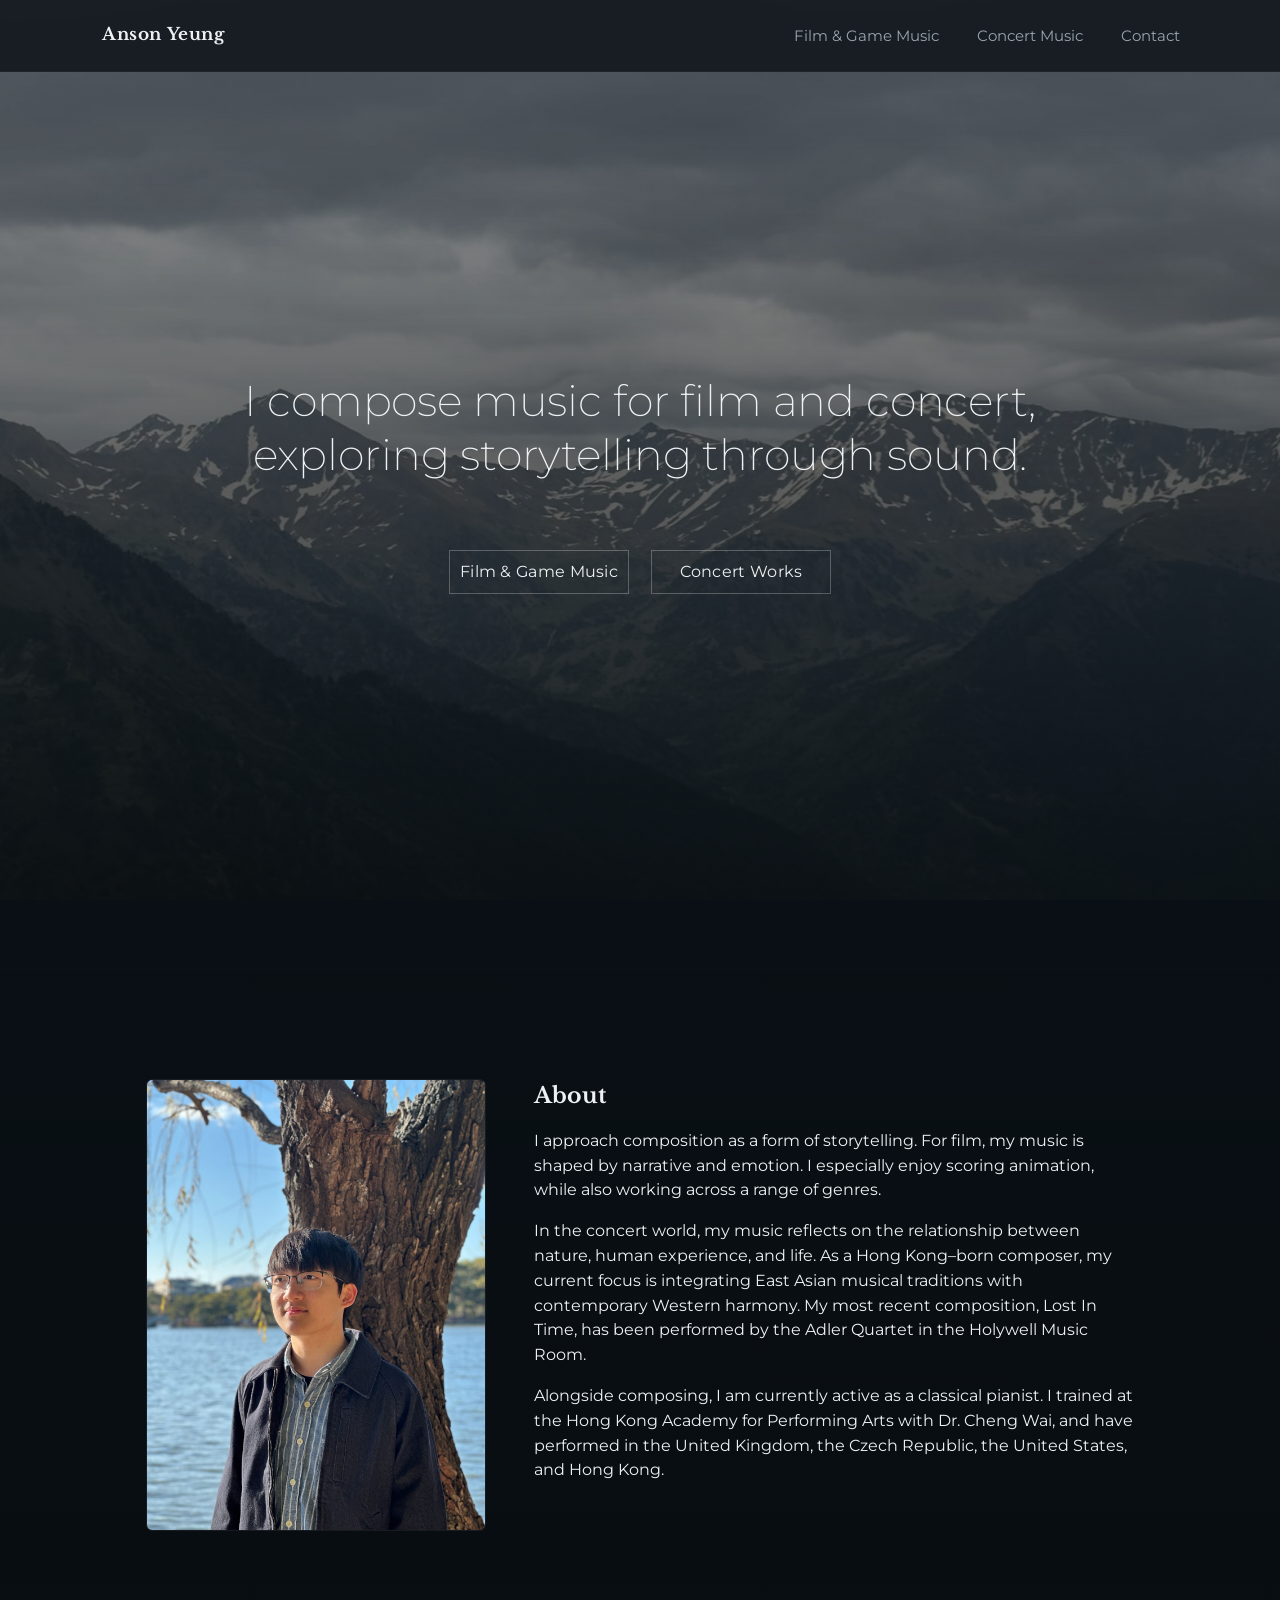
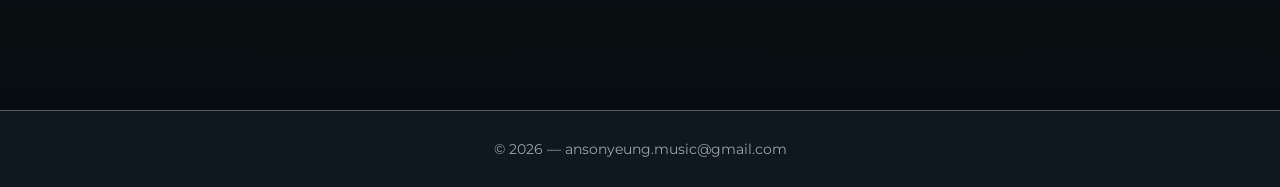
<file: index.html>
<!doctype html>
<html lang="en">
<head>
  <meta charset="utf-8" />
  <meta name="viewport" content="width=device-width,initial-scale=1" />
  <title>Anson Yeung — Composer</title>
  <meta name="description" content="Anson Yeung composes music for film and the contemporary concert stage." />
  <link href="https://fonts.googleapis.com/css2?family=IBM+Plex+Serif:wght@400;600&family=Libre+Baskerville:wght@400;700&family=Montserrat:wght@200;300;400;600&display=swap" rel="stylesheet">
  <link rel="stylesheet" href="styles.css" />
  <script src="main.js" defer></script>
</head>
<body>
  <header class="site-header">
    <div class="container header-inner">
      <a class="brand" href="index.html">Anson Yeung</a>
      <button class="nav-toggle" aria-controls="main-nav" aria-expanded="false" aria-label="Open menu">
        <svg width="24" height="24" viewBox="0 0 24 24" aria-hidden="true" focusable="false">
          <path d="M3 6h18M3 12h18M3 18h18" stroke="currentColor" stroke-width="1.5" stroke-linecap="round" fill="none"/>
        </svg>
      </button>
      <nav id="main-nav" class="top-nav">
        <a class="nav-link" href="film.html">Film &amp; Game Music</a>
        <a class="nav-link" href="concert.html">Concert Music</a>
        <a class="nav-link" href="contact.html">Contact</a>
      </nav>
    </div>
  </header>

  <main>
    <section class="hero">
      <div class="hero-bg"></div>
      <div class="hero-overlay"></div>

      <div class="hero-inner container">
        <h1 class="statement">
          I compose music for film and concert, exploring storytelling through sound.
        </h1>

        <div class="hero-ctas">
          <a class="cta-simple" href="film.html">Film &amp; Game Music</a>
          <a class="cta-simple" href="concert.html">Concert Works</a>
        </div>
      </div>
    </section>

    <section class="about-section">
      <div class="about-overlay"></div>

      <div class="about-inner container">
        <div class="about-photo">
          <img src="assets/images/portrait.jpg" alt="Anson Yeung Portrait">
        </div>

        <div class="about-bio">
          <h2 class="about-title">About</h2>
          <p>
            I approach composition as a form of storytelling. For film, my music is shaped by narrative and emotion. I especially enjoy scoring animation, while also working across a range of genres.
          </p>

          <p>
            In the concert world, my music reflects on the relationship between nature, human experience, and life. As a Hong Kong–born composer, my current focus is integrating East Asian musical traditions with contemporary Western harmony. My most recent composition, Lost In Time, has been performed by the Adler Quartet in the Holywell Music Room. 
          </p>

          <p>
            Alongside composing, I am currently active as a classical pianist. I trained at the Hong Kong Academy for Performing Arts with Dr. Cheng Wai, and have performed in the United Kingdom, the Czech Republic, the United States, and Hong Kong.
          </p>

        </div>
      </div>
    </section>
  </main>

  <footer class="site-footer">
    © 2026 — <a href="mailto:ansonyeung.music@gmail.com">ansonyeung.music@gmail.com</a>
  </footer>
</body>
</html>
</file>
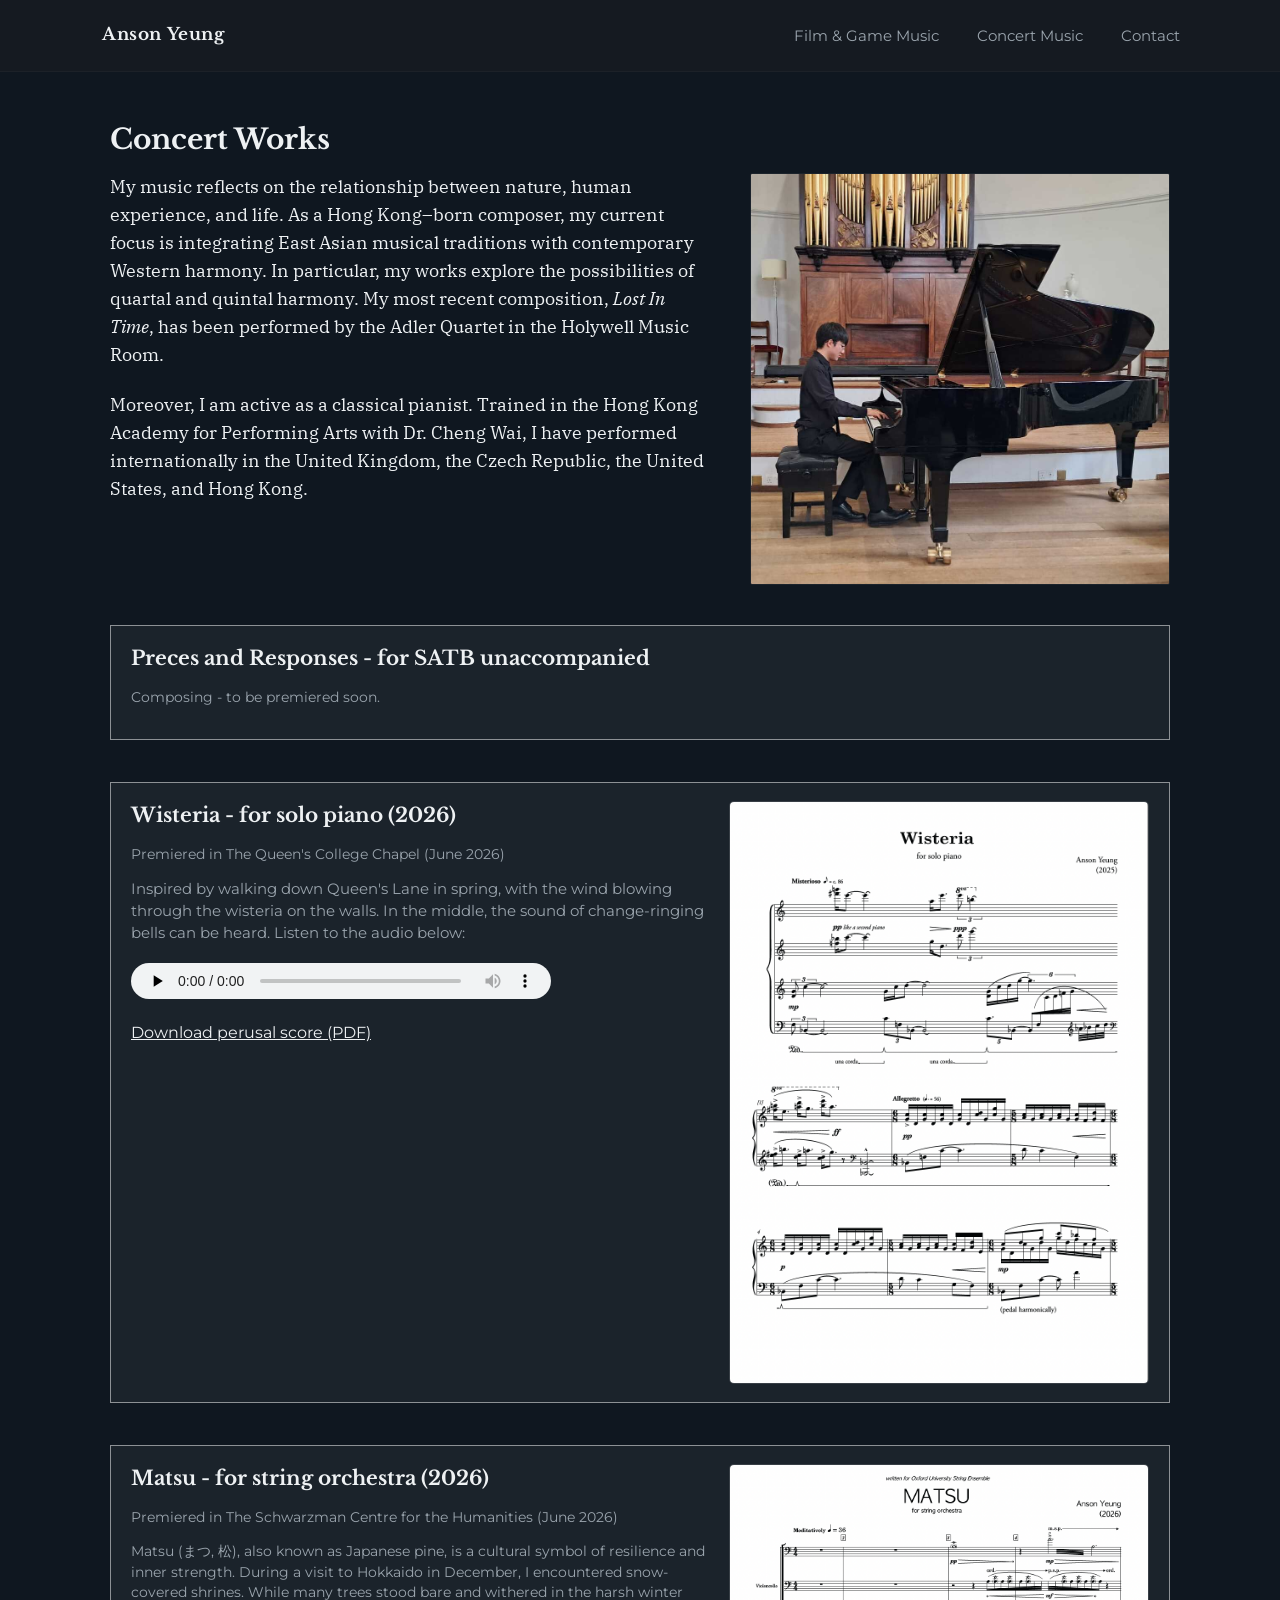
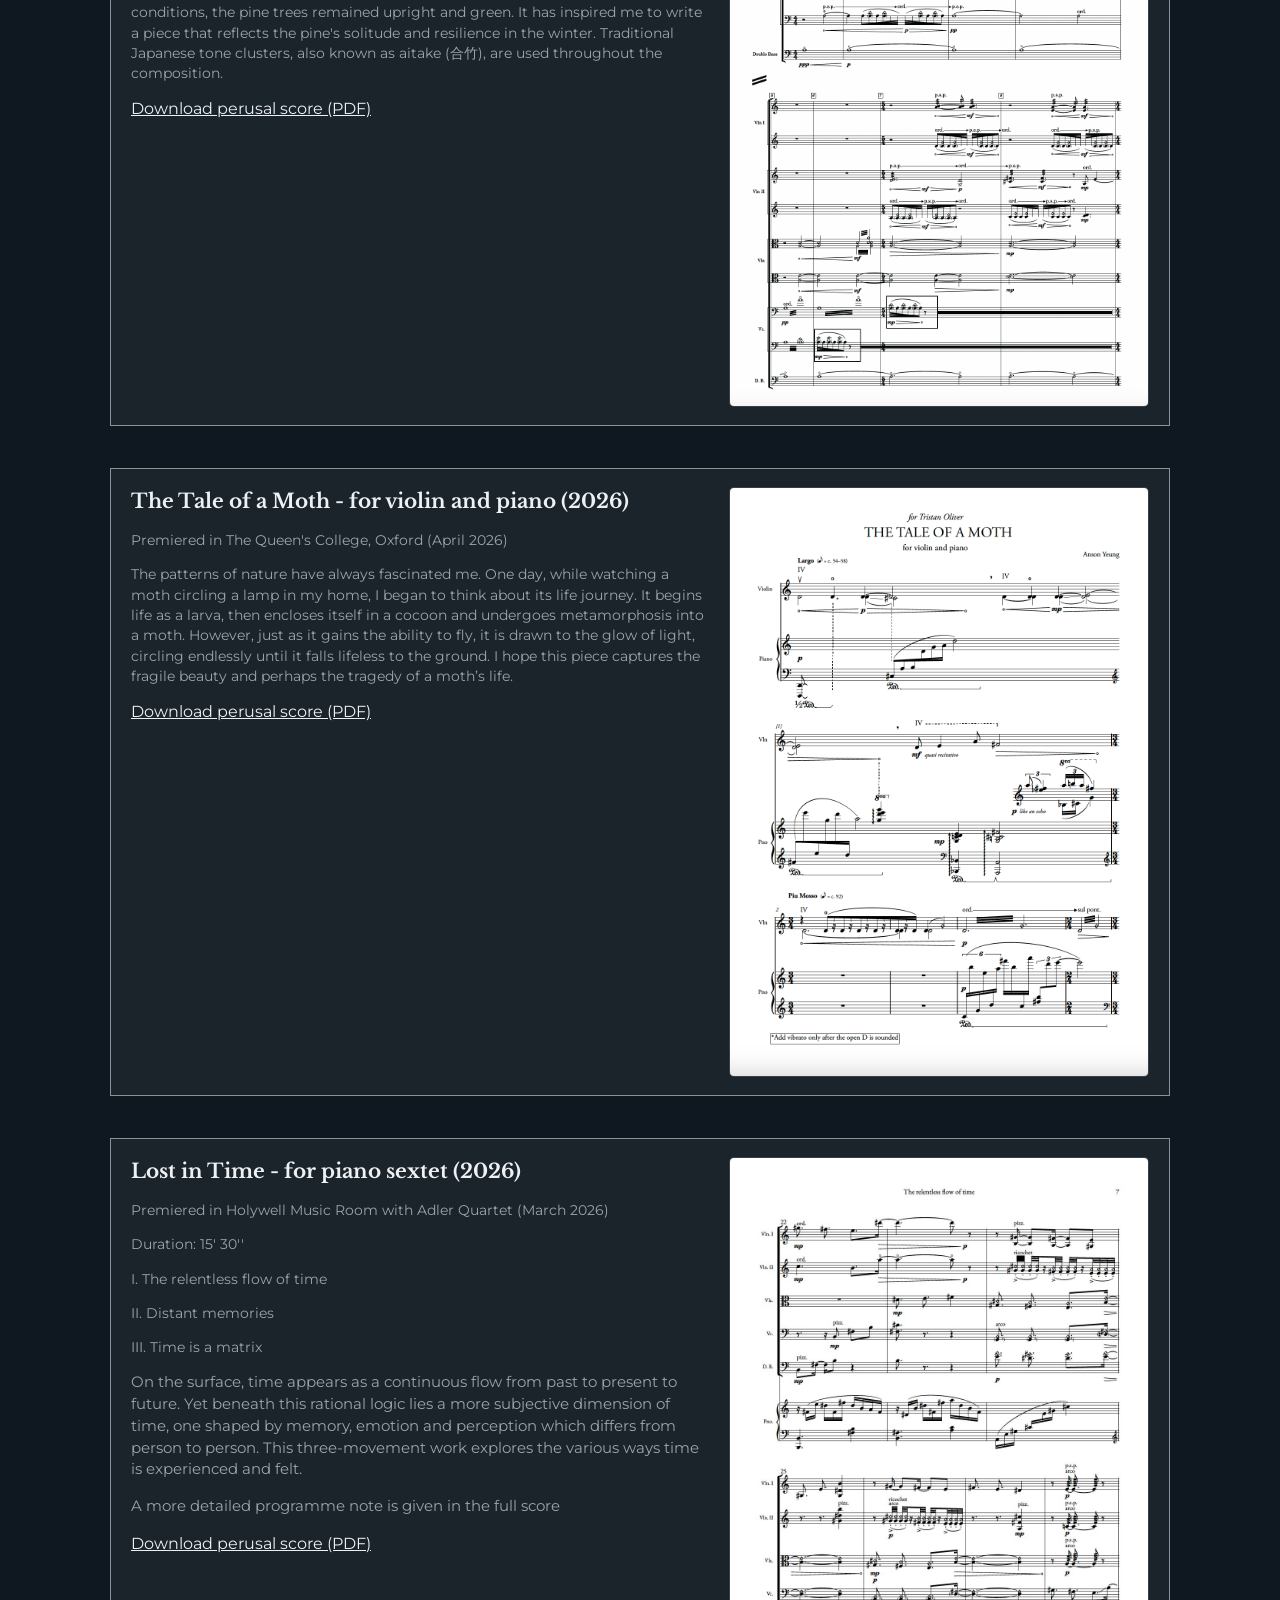
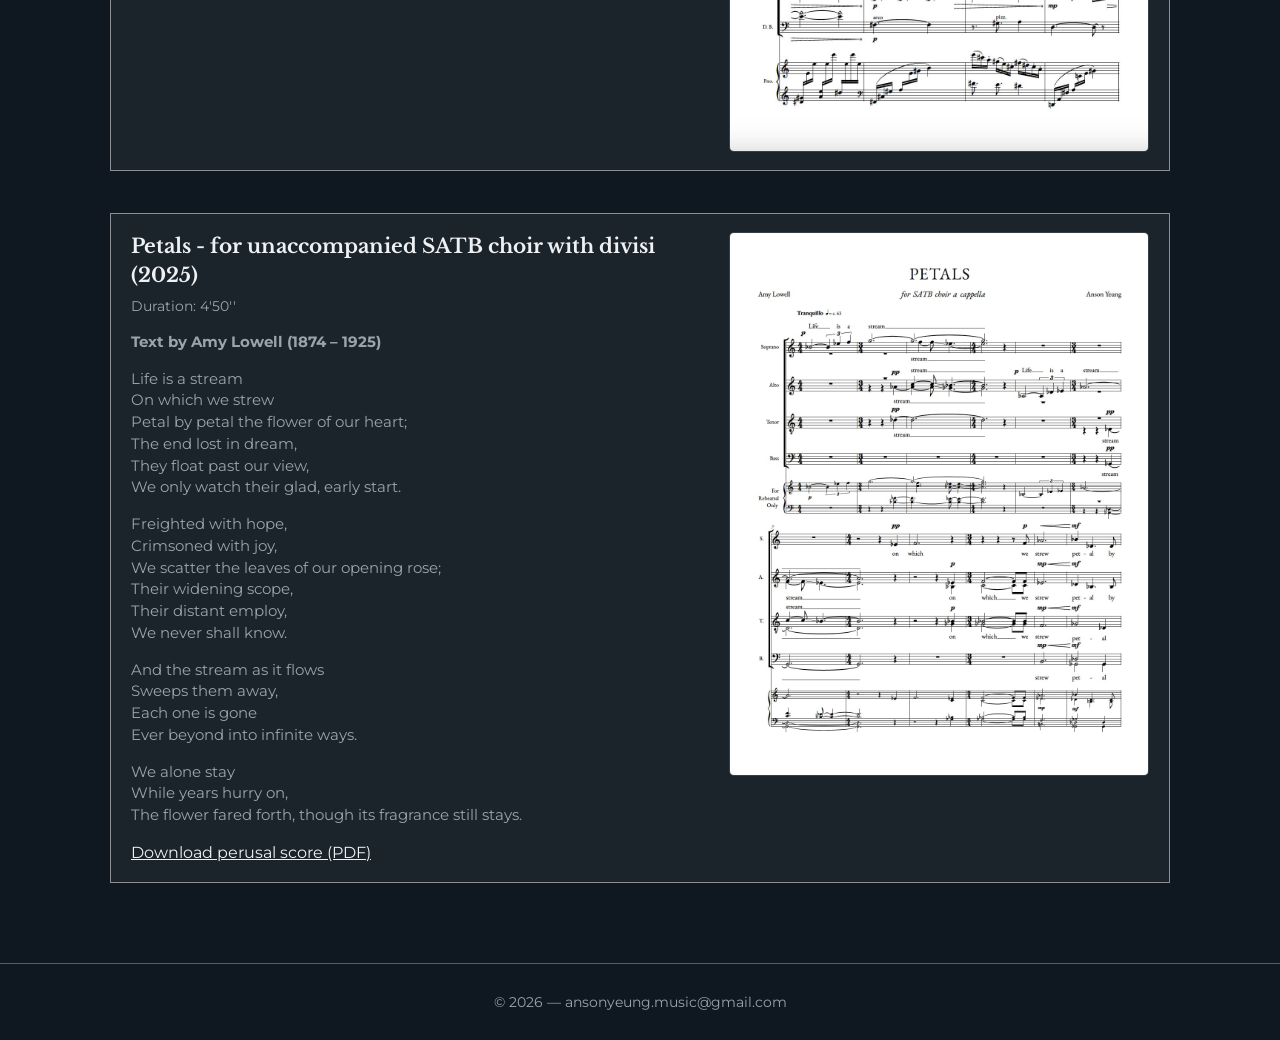
<file: concert.html>
<!doctype html>
<html lang="en">
<head>
  <meta charset="utf-8" />
  <meta name="viewport" content="width=device-width,initial-scale=1" />
  <title>Concert Music — Anson Yeung</title>
  <meta name="description" content="Concert works by Anson Yeung. Score previews, performance notes and premieres." />
  <link href="https://fonts.googleapis.com/css2?family=IBM+Plex+Serif:wght@400;600&family=Libre+Baskerville:wght@400;700&family=Montserrat:wght@300;400;600&display=swap" rel="stylesheet">
  <link rel="stylesheet" href="styles.css" />
  <script src="main.js" defer></script>
</head>
<body>
  <header class="site-header">
    <div class="container header-inner">
      <a class="brand" href="index.html">Anson Yeung</a>
      <button class="nav-toggle" aria-controls="main-nav" aria-expanded="false" aria-label="Open menu">
        <svg width="24" height="24" viewBox="0 0 24 24" aria-hidden="true" focusable="false">
          <path d="M3 6h18M3 12h18M3 18h18" stroke="currentColor" stroke-width="1.5" stroke-linecap="round" fill="none"/>
        </svg>
      </button>
      <nav id="main-nav" class="top-nav">
        <a class="nav-link" href="film.html">Film &amp; Game Music</a>
        <a class="nav-link" href="concert.html">Concert Music</a>
        <a class="nav-link" href="contact.html">Contact</a>
      </nav>
    </div>
  </header>

  <main>
    <section class="concert-container">
      <h1 class="concert-heading">Concert Works</h1>

      <div class="concert-intro">
        <div class="concert-text">
          <p class="concert-statement">
            My music reflects on the relationship between nature, human experience, and life.
            As a Hong Kong–born composer, my current focus is integrating East Asian musical traditions with contemporary Western harmony. In particular, my works explore the possibilities of quartal and quintal harmony. My most recent composition, <em>Lost In Time</em>, has been performed by the Adler Quartet in the Holywell Music Room.
          </p>

          <p class="concert-statement">
            Moreover, I am active as a classical pianist. Trained in the Hong Kong Academy for Performing Arts with Dr. Cheng Wai, I have performed internationally in the United Kingdom, the Czech Republic, the United States, and Hong Kong.
          </p>
        </div>

        <div class="concert-image" aria-hidden="true">
          <img src="assets/images/concert_performing.jpg" alt="Composer at the piano">
        </div>
      </div>

      <div class="works">

        <article class="work">
          <div>
            <h2 class="work-title"> Preces and Responses - for SATB unaccompanied</h2>
            <div class="meta"> 
              <p>
                 Composing - to be premiered soon.
              </p>
            </div>
          </div>
        </article>

        <article class="work">
          <div>
            <h2 class="work-title"> Wisteria - for solo piano (2026)</h2>
            <div class="meta"> 
              <p>
                 Premiered in The Queen's College Chapel (June 2026)
              </p>
            </div>
            <div class="work-desc">
              Inspired by walking down Queen's Lane in spring, with the wind blowing through the wisteria on the walls. In the middle, the sound of change-ringing bells can be heard. Listen to the audio below:
            </div>
            <audio controls preload="none">
              <source src="assets/audio/Wisteria.mp3" type="audio/mpeg">
            </audio>
            <p class="score-link"><a href="assets/scores/wisteria.pdf" target="_blank">Download perusal score (PDF)</a></p>
          </div>

          <div class="score-preview">
            <div class="score-panel">
              <img src="assets/scores/wisteria.jpg" alt="Wisteria preview">
            </div>
          </div>
        </article>

        <article class="work">
          <div>
            <h2 class="work-title"> Matsu - for string orchestra (2026)</h2>
            <div class="meta"> 
              <p>
                 Premiered in The Schwarzman Centre for the Humanities (June 2026)
              </p>

              <p>
                Matsu (まつ, 松), also known as Japanese pine, is a cultural symbol of resilience and inner strength. During a visit to Hokkaido in December, I encountered snow-covered shrines. While many trees stood bare and withered in the harsh winter conditions, the pine trees remained upright and green. It has inspired me to write a piece that reflects the pine's solitude and resilience in the winter. Traditional Japanese tone clusters, also known as aitake (合⽵), are used throughout the composition. 
              </p>
            </div>
            <p class="score-link"><a href="assets/scores/matsu.pdf" target="_blank">Download perusal score (PDF)</a></p>
          </div>

          <div class="score-preview">
            <div class="score-panel">
              <img src="assets/scores/matsu.jpg" alt="Matsu preview">
            </div>
          </div>
        </article>

        <article class="work">
          <div>
            <h2 class="work-title"> The Tale of a Moth - for violin and piano (2026) </h2>
            <div class="meta"> 
              <p>
                Premiered in The Queen's College, Oxford (April 2026)
              </p>

              <p>
                The patterns of nature have always fascinated me. One day, while watching a moth circling a lamp in my home, I began to think about its life journey. It begins life as a larva, then encloses itself in a cocoon and undergoes metamorphosis into a moth. However, just as it gains the ability to fly, it is drawn to the glow of light, circling endlessly until it falls lifeless to the ground. I hope this piece captures the fragile beauty and perhaps the tragedy of a moth’s life. 
              </p>
            </div>
            <p class="score-link"><a href="assets/scores/the_tale_of_a_moth.pdf" target="_blank">Download perusal score (PDF)</a></p>
          </div>

          <div class="score-preview">
            <div class="score-panel">
              <img src="assets/scores/the_tale_of_a_moth.jpg" alt="The Tale of a Moth preview">
            </div>
          </div>
        </article>

        <article class="work">
          <div>
            <h2 class="work-title"> Lost in Time - for piano sextet (2026) </h2>
            <div class="meta"> 
              <p>
                Premiered in Holywell Music Room with Adler Quartet (March 2026)
              </p>
              Duration: 15' 30''

              <p>
                I. The relentless flow of time
              </p>
              <p>
                II. Distant memories
              </p>
              <p> 
                III. Time is a matrix 
              </p>

            </div>
            <div class="work-desc"> 
              On the surface, time appears as a continuous flow from past to present to future. Yet beneath this rational logic lies a more subjective dimension of time, one shaped by memory, emotion and perception which differs from person to person. This three-movement work explores the various ways time is experienced and felt.  
              <p>
                A more detailed programme note is given in the full score
              </p>
            </div>
            <p class="score-link"><a href="assets/scores/lost_in_time.pdf" target="_blank">Download perusal score (PDF)</a></p>
          </div>

          <div class="score-preview">
            <div class="score-panel">
              <img src="assets/scores/lost_in_time.jpg" alt="Lost in Time preview">
            </div>
          </div>
        </article>

        <article class="work">
          <div>
            <h2 class="work-title"> Petals - for unaccompanied SATB choir with divisi (2025)</h2>
            <div class="meta"> Duration: 4'50'' </div>
            <div class="work-desc">
              <p><strong>Text by Amy Lowell (1874 – 1925)</strong></p>

              <p>
                Life is a stream<br>
                On which we strew<br>
                Petal by petal the flower of our heart;<br>
                The end lost in dream,<br>
                They float past our view,<br>
                We only watch their glad, early start.
              </p>

              <p>
                Freighted with hope,<br>
                Crimsoned with joy,<br>
                We scatter the leaves of our opening rose;<br>
                Their widening scope,<br>
                Their distant employ,<br>
                We never shall know.
              </p>

              <p>
                And the stream as it flows<br>
                Sweeps them away,<br>
                Each one is gone<br>
                Ever beyond into infinite ways.
              </p>

              <p>
                We alone stay<br>
                While years hurry on,<br>
                The flower fared forth, though its fragrance still stays.
              </p>
            </div>
            <p class="score-link"><a href="assets/scores/petals.pdf" target="_blank">Download perusal score (PDF)</a></p>
          </div>

          <div class="score-preview">
            <div class="score-panel">
              <img src="assets/scores/petals.jpg" alt="Petals preview">
            </div>
          </div>
        </article>

      </div>
    </section>
  </main>

  <footer class="site-footer">
    © 2026 — <a href="mailto:ansonyeung.music@gmail.com">ansonyeung.music@gmail.com</a>
  </footer>
</body>
</html>
</file>
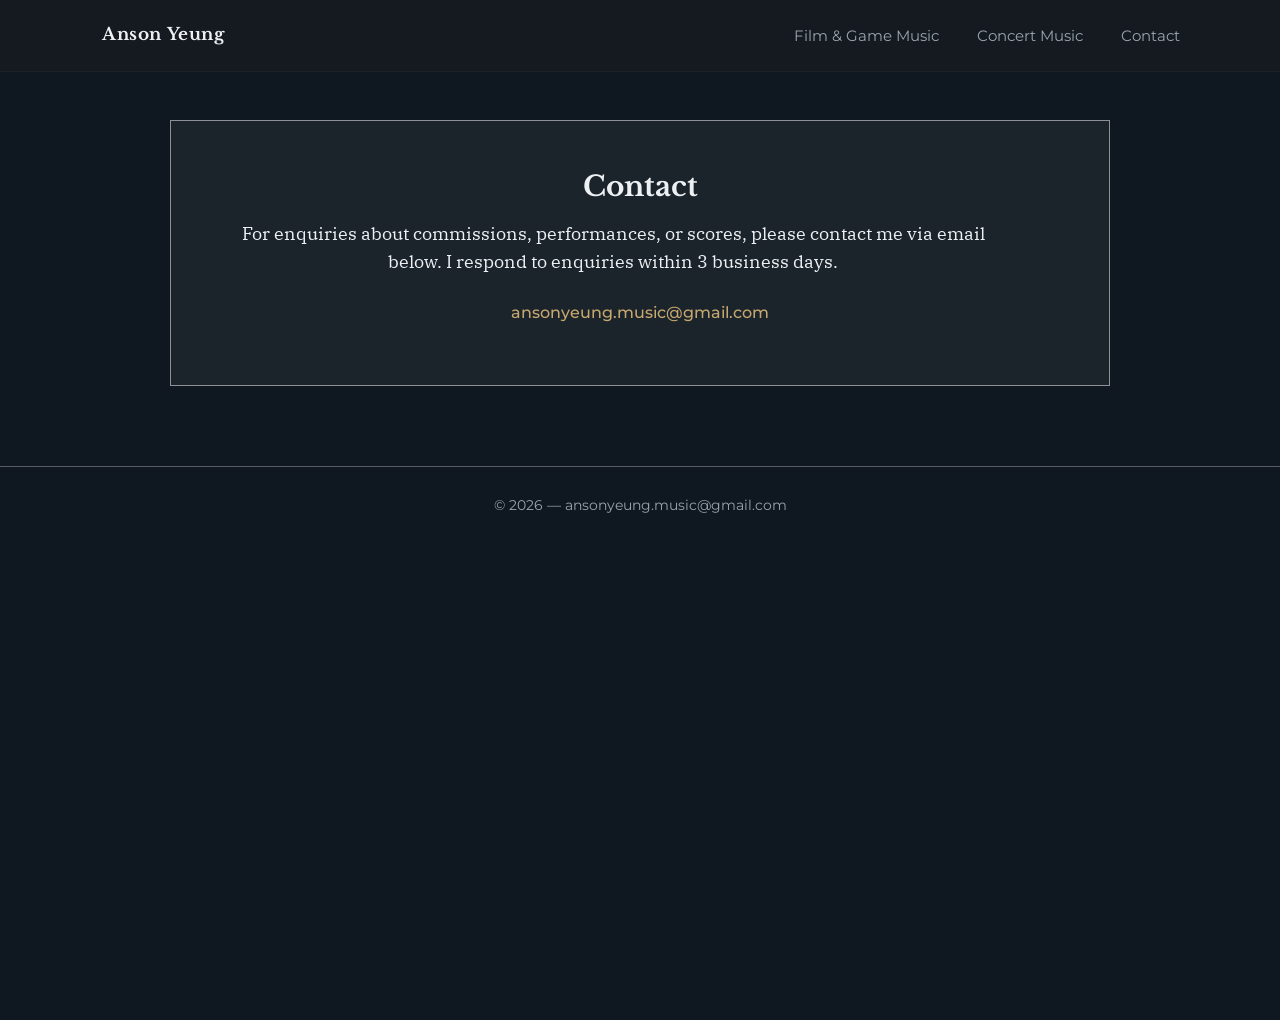
<file: contact.html>
<!doctype html>
<html lang="en">
<head>
  <meta charset="utf-8" />
  <meta name="viewport" content="width=device-width,initial-scale=1" />
  <title>Contact — Anson Yeung</title>
  <meta name="description" content="Contact Anson Yeung — composer for film and concert music." />
  <link href="https://fonts.googleapis.com/css2?family=IBM+Plex+Serif:wght@400;600&family=Libre+Baskerville:wght@400;700&family=Montserrat:wght@300;400;600&display=swap" rel="stylesheet">
  <link rel="stylesheet" href="styles.css" />
  <script src="main.js" defer></script>
</head>
<body>
  <header class="site-header">
    <div class="container header-inner">
      <a class="brand" href="index.html">Anson Yeung</a>
      <button class="nav-toggle" aria-controls="main-nav" aria-expanded="false" aria-label="Open menu">
        <svg width="24" height="24" viewBox="0 0 24 24" aria-hidden="true" focusable="false">
          <path d="M3 6h18M3 12h18M3 18h18" stroke="currentColor" stroke-width="1.5" stroke-linecap="round" fill="none"/>
        </svg>
      </button>
      <nav id="main-nav" class="top-nav">
        <a class="nav-link" href="film.html">Film &amp; Game Music</a>
        <a class="nav-link" href="concert.html">Concert Music</a>
        <a class="nav-link" href="contact.html">Contact</a>
      </nav>
    </div>
  </header>

  <main>
    <section class="contact-container" aria-labelledby="contact-heading">
      <div class="contact-panel" role="region" aria-labelledby="contact-heading">
        <h1 id="contact-heading" class="contact-title">Contact</h1>
        <p class="contact-lead">
          For enquiries about commissions, performances, or scores, please contact me via email below. I respond to enquiries within 3 business days.
        </p>
        <a class="contact-email" href="mailto:ansonyeung.music@gmail.com">ansonyeung.music@gmail.com</a>
      </div>
    </section>
  </main>

  <footer class="site-footer">
    © 2026 — <a href="mailto:ansonyeung.music@gmail.com">ansonyeung.music@gmail.com</a>
  </footer>
</body>
</html>
</file>
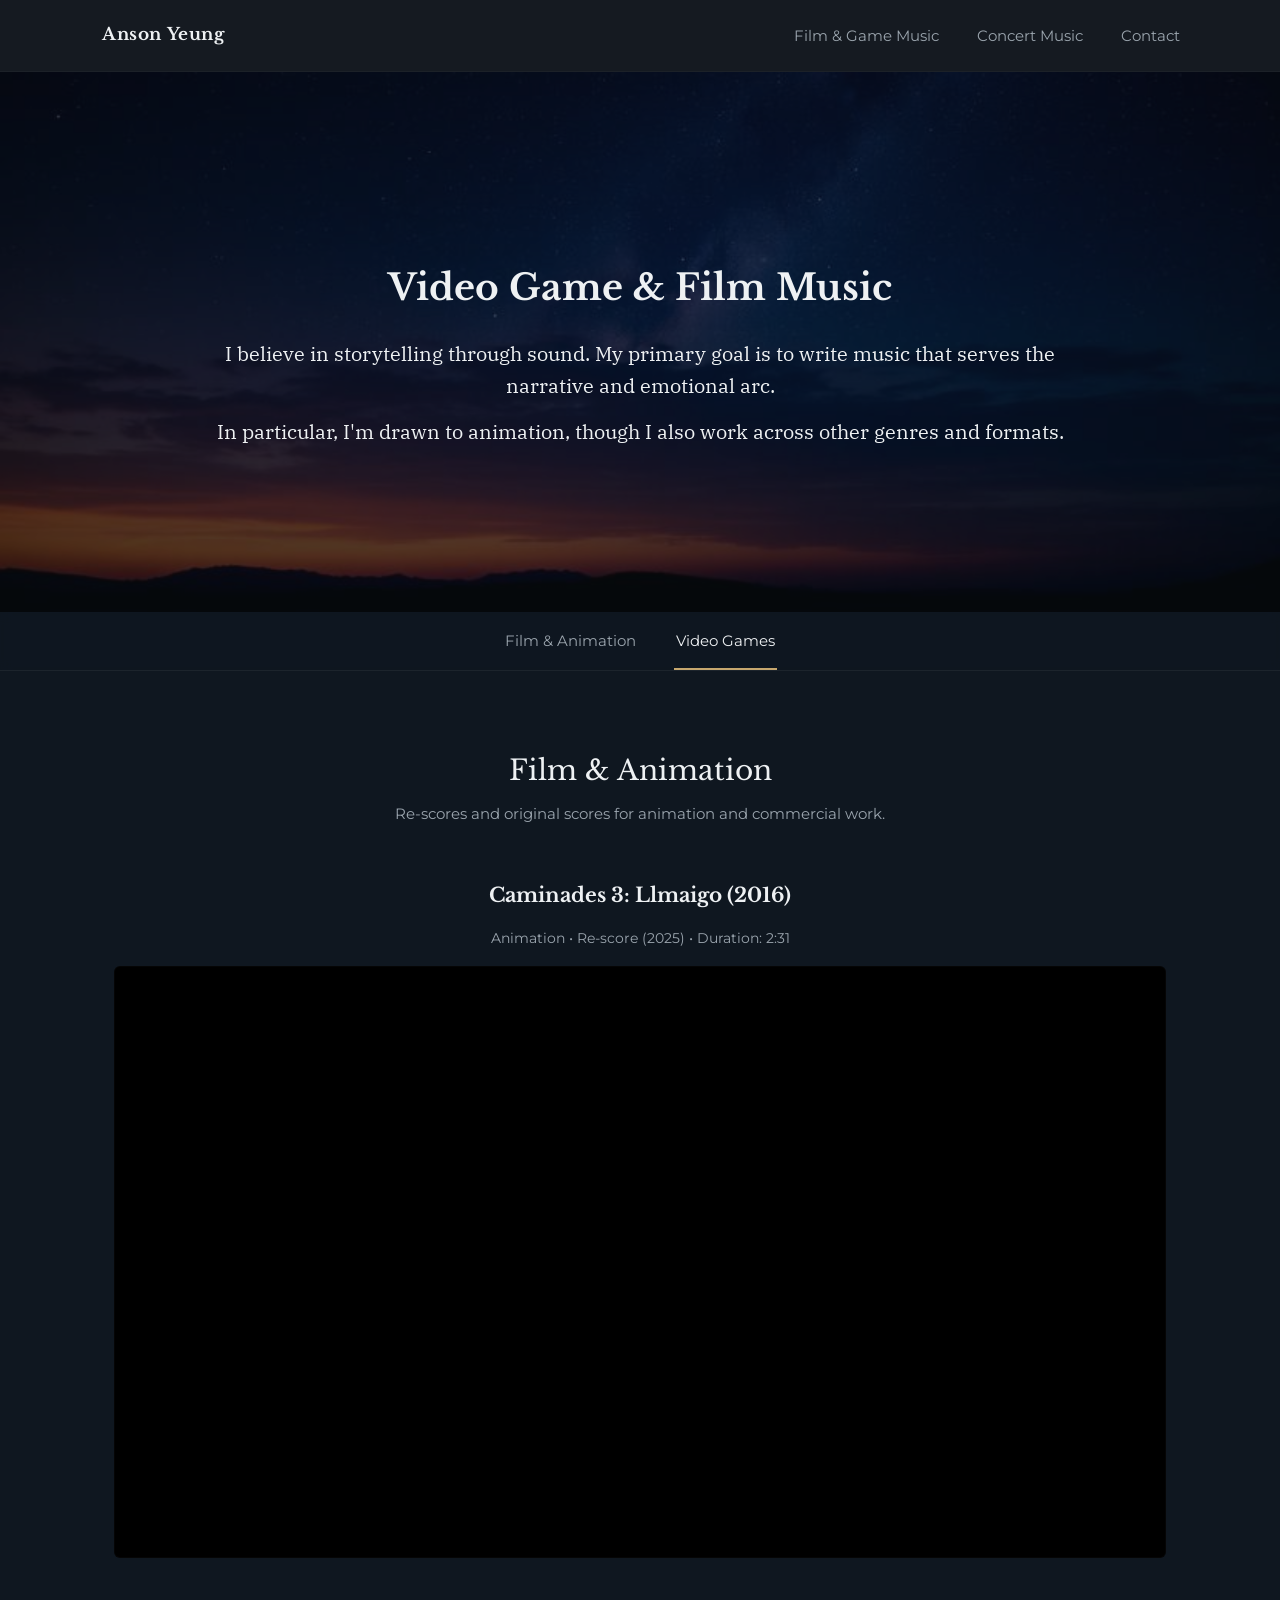
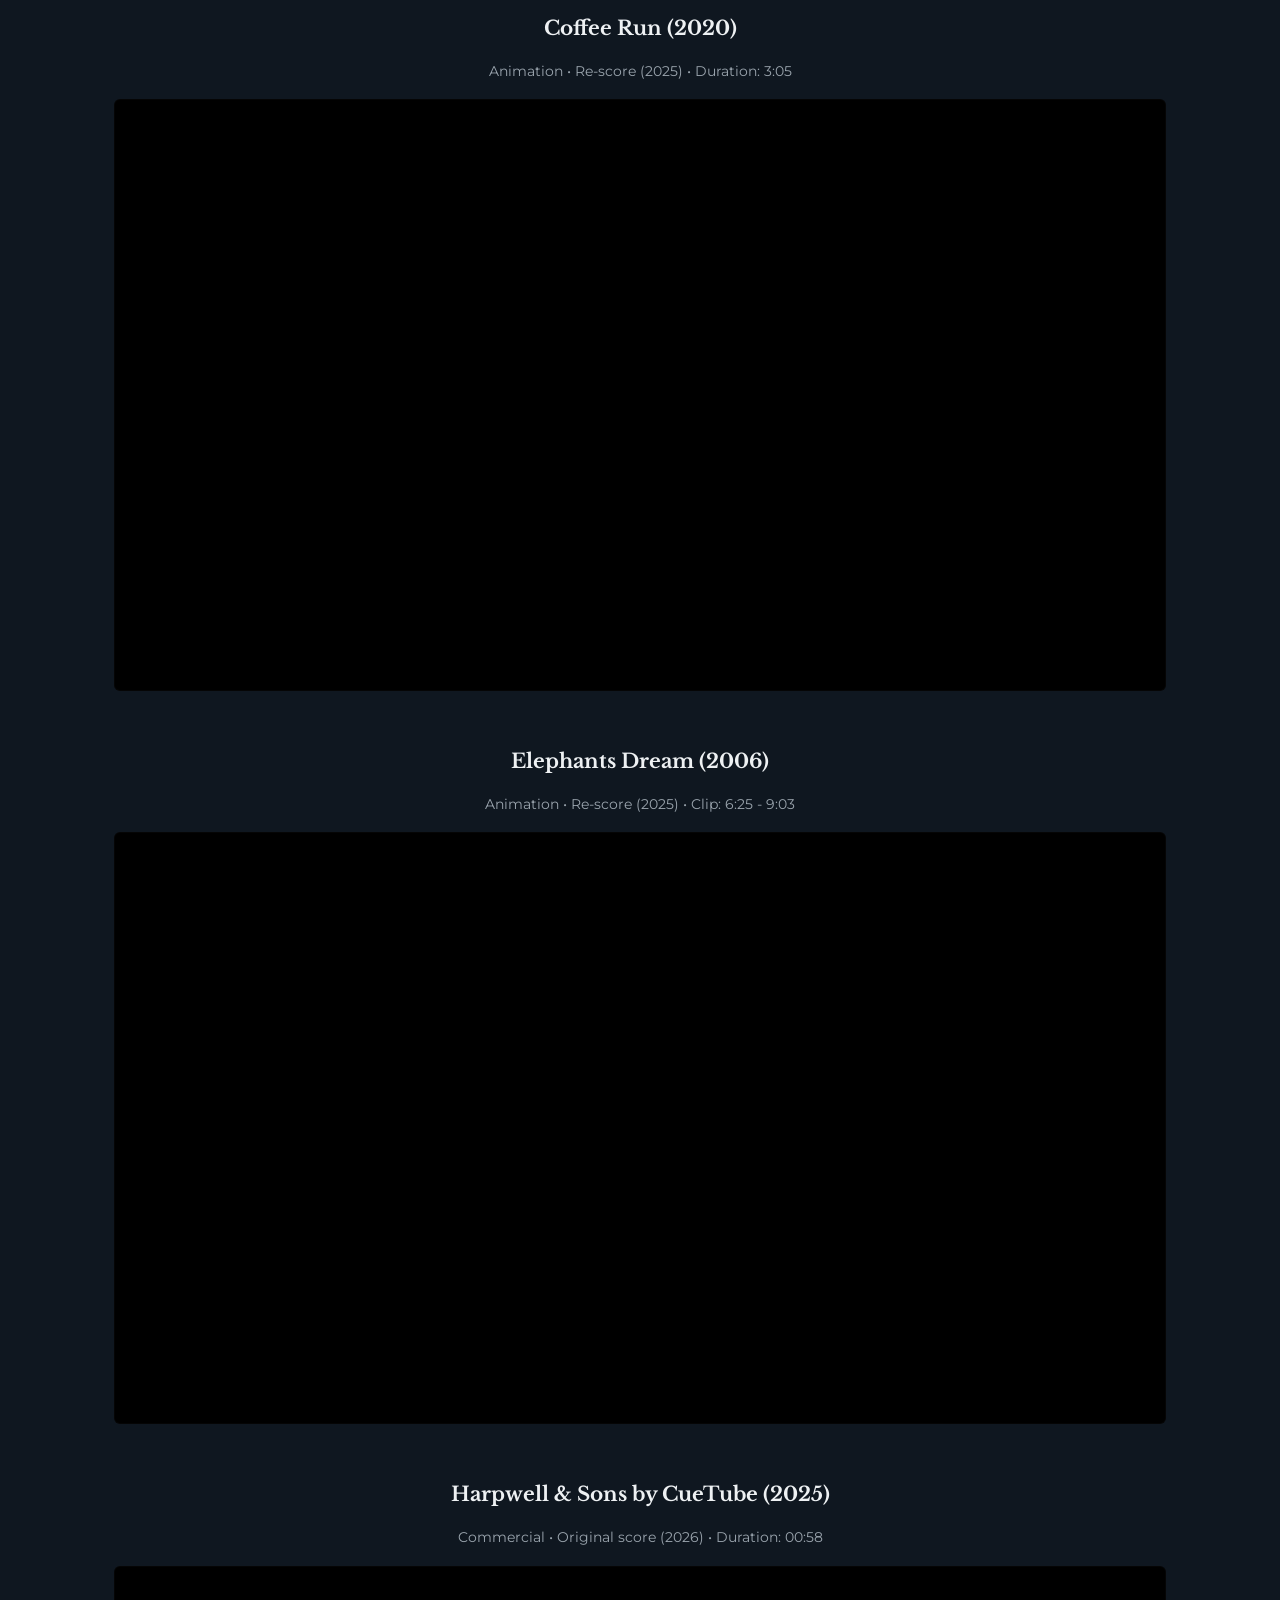
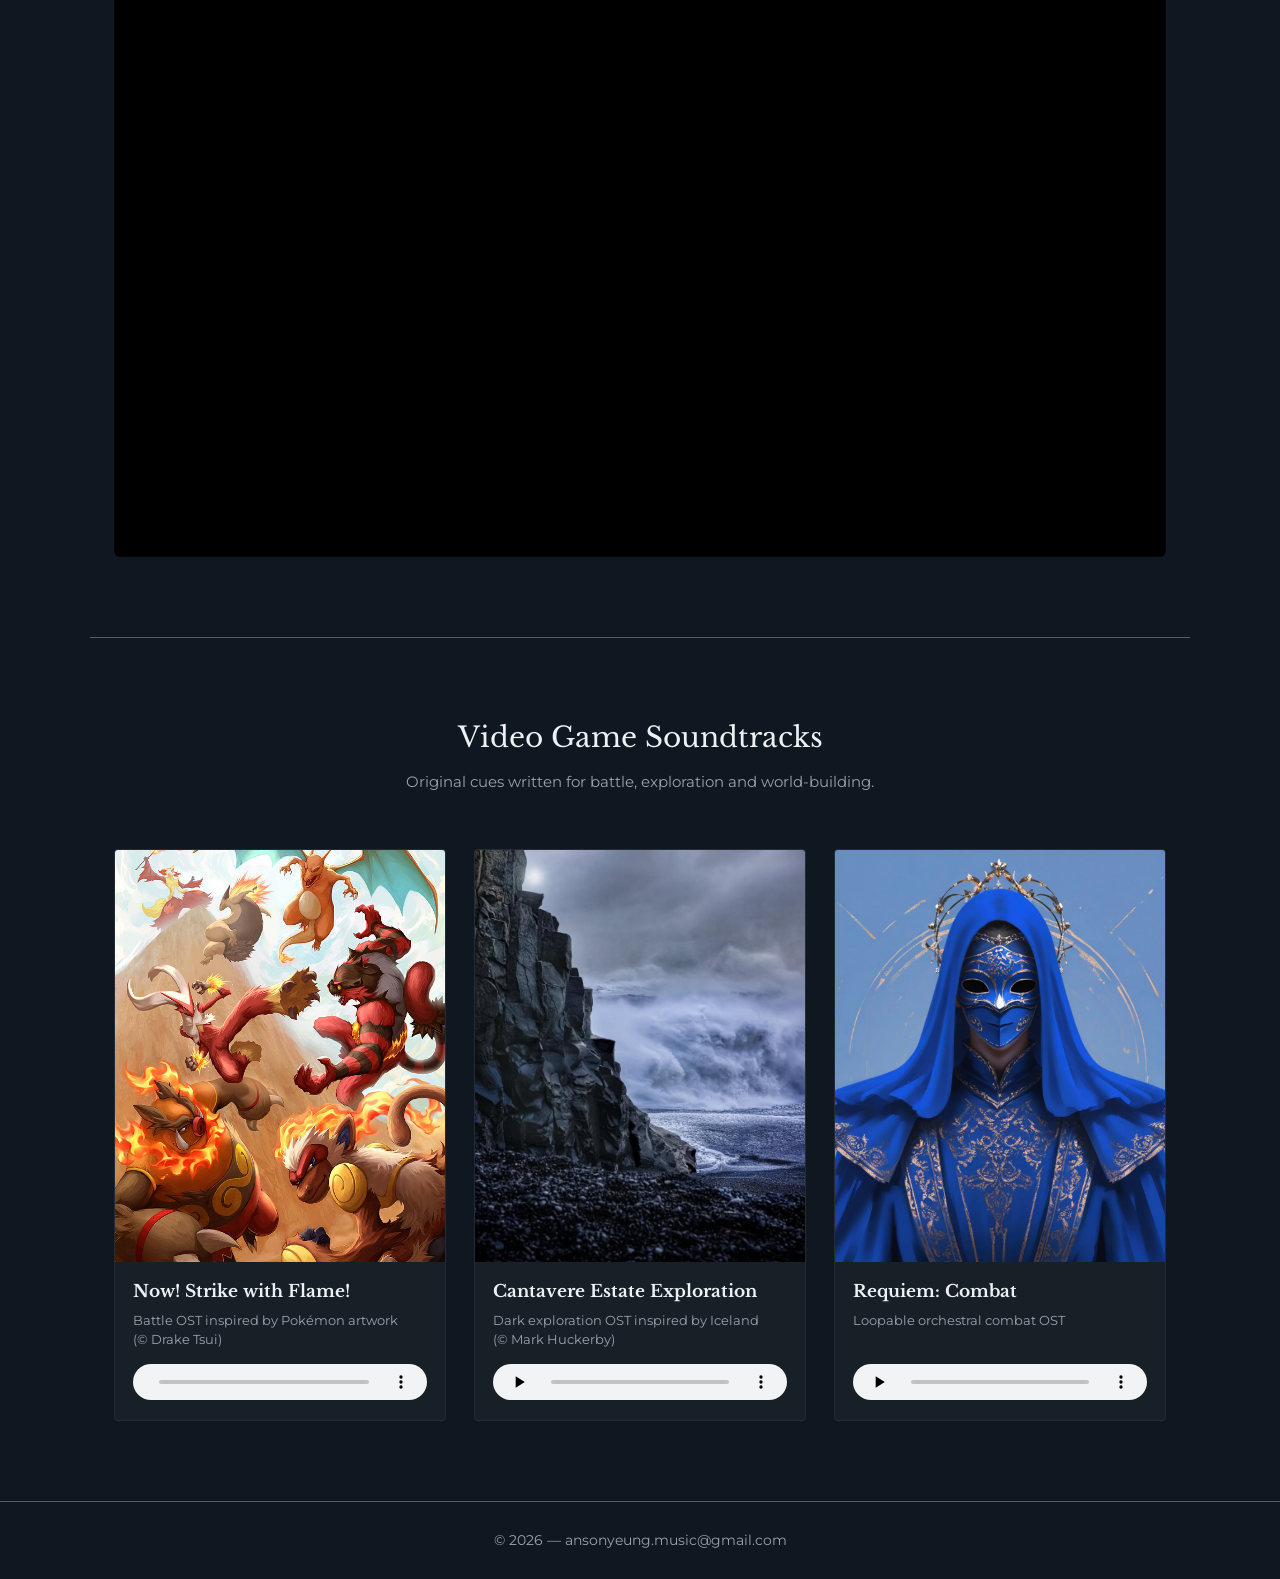
<file: film.html>
<!doctype html>
<html lang="en">
<head>
  <meta charset="utf-8" />
  <meta name="viewport" content="width=device-width,initial-scale=1" />
  <title>Film &amp; Game Music — Anson Yeung</title>
  <meta name="description" content="Film and video game music by Anson Yeung. Selected soundtracks, film scores and reels." />
  <link href="https://fonts.googleapis.com/css2?family=IBM+Plex+Serif:wght@400;600&family=Libre+Baskerville:wght@400;700&family=Montserrat:wght@300;400;600&display=swap" rel="stylesheet">
  <link rel="stylesheet" href="styles.css" />
  <script src="main.js" defer></script>
</head>
<body>
  <header class="site-header">
    <div class="container header-inner">
      <a class="brand" href="index.html">Anson Yeung</a>
      <button class="nav-toggle" aria-controls="main-nav" aria-expanded="false" aria-label="Open menu">
        <svg width="24" height="24" viewBox="0 0 24 24" aria-hidden="true" focusable="false">
          <path d="M3 6h18M3 12h18M3 18h18" stroke="currentColor" stroke-width="1.5" stroke-linecap="round" fill="none"/>
        </svg>
      </button>
      <nav id="main-nav" class="top-nav">
        <a class="nav-link" href="film.html">Film &amp; Game Music</a>
        <a class="nav-link" href="concert.html">Concert Music</a>
        <a class="nav-link" href="contact.html">Contact</a>
      </nav>
    </div>
  </header>

  <main>
    <section class="film-section" aria-labelledby="film-section-title">
      <div class="film-section-inner">
        <h1 id="film-section-title" class="film-section-title">Video Game &amp; Film Music</h1>
        <p class="film-section-statement">I believe in storytelling through sound. My primary goal is to write music that serves the narrative and emotional arc.</p>
        <p class="film-section-statement"> In particular, I'm drawn to animation, though I also work across other genres and formats. </p>
      </div>
    </section>

    <nav class="section-tabs" aria-label="Sections">
      <div class="section-tabs-inner">
        <a class="section-tab active" href="#film">Film &amp; Animation</a>
        <a class="section-tab" href="#games">Video Games</a>
      </div>
    </nav>

    <section id="film" class="film-container media-section" aria-labelledby="film-title">
      <div class="section-head">
        <h2 id="film-title" class="section-title">Film &amp; Animation</h2>
        <p class="section-sub">Re-scores and original scores for animation and commercial work.</p>
      </div>

      <article class="video-item">
        <h3 class="video-title">Caminades 3: Llmaigo (2016)</h3>
        <p class="video-meta">Animation • Re-score (2025) • Duration: 2:31</p>
        <div class="video-wrap">
          <iframe src="https://player.vimeo.com/video/1152783896" allowfullscreen></iframe>
        </div>
      </article>

      <article class="video-item">
        <h3 class="video-title">Coffee Run (2020)</h3>
        <p class="video-meta">Animation • Re-score (2025) • Duration: 3:05</p>
        <div class="video-wrap">
          <iframe src="https://player.vimeo.com/video/1152785494" allowfullscreen></iframe>
        </div>
      </article>

      <article class="video-item">
        <h3 class="video-title">Elephants Dream (2006)</h3>
        <p class="video-meta">Animation • Re-score (2025) • Clip: 6:25 - 9:03</p>
        <div class="video-wrap">
          <iframe src="https://player.vimeo.com/video/1152786964" allowfullscreen></iframe>
        </div>
      </article>

      <article class="video-item">
        <h3 class="video-title">Harpwell & Sons by CueTube (2025)</h3>
        <p class="video-meta">Commercial • Original score (2026) • Duration: 00:58</p>
        <div class="video-wrap">
          <iframe src="https://player.vimeo.com/video/1152787358" allowfullscreen></iframe>
        </div>
      </article>
    </section>

    <hr class="section-divider">

    <section id="games" class="film-container media-section" aria-labelledby="games-title">
      <div class="section-head">
        <h2 id="games-title" class="section-title">Video Game Soundtracks</h2>
        <p class="section-sub">Original cues written for battle, exploration and world-building.</p>
      </div>

      <div class="game-grid">
        <article class="track">
          <div class="track-art">
            <img src="assets/images/pokemon_artwork.jpg" alt="Pokémon artwork by Drake Tsui">
          </div>
          <div class="track-body">
            <h3 class="track-title">Now! Strike with Flame!</h3>
            <p class="track-meta">Battle OST inspired by Pokémon artwork<br>(© Drake Tsui)</p>
            <audio controls preload="none">
              <source src="assets/audio/Now! Strike with Flame!.mp3" type="audio/mpeg">
            </audio>
          </div>
        </article>

        <article class="track">
          <div class="track-art">
            <img src="assets/images/cliff_artwork.jpg" alt="Cliff artwork by Mark Huckerby">
          </div>
          <div class="track-body">
            <h3 class="track-title">Cantavere Estate Exploration</h3>
            <p class="track-meta">Dark exploration OST inspired by Iceland<br>(© Mark Huckerby)</p>
            <audio controls preload="none">
              <source src="assets/audio/Cantavere Estate Exploration.mp3" type="audio/mpeg">
            </audio>
          </div>
        </article>

        <article class="track">
          <div class="track-art">
            <img src="assets/images/valen_artwork.jpg" alt="Valen artwork">
          </div>
          <div class="track-body">
            <h3 class="track-title">Requiem: Combat</h3>
            <p class="track-meta">Loopable orchestral combat OST</p>
            <audio controls preload="none">
              <source src="assets/audio/Requiem Combat.mp3" type="audio/mpeg">
            </audio>
          </div>
        </article>
      </div>
    </section>
  </main>

  <footer class="site-footer">
    © 2026 — <a href="mailto:ansonyeung.music@gmail.com">ansonyeung.music@gmail.com</a>
  </footer>
</body>
</html>
</file>
<file: styles.css>
:root{
  --max-width:1100px;
  --bg:#0f1720;
  --header-bg:rgba(22,28,34,0.96);
  --header-height:72px;
  --muted:#9aa4ad;
  --accent:#c6a76e; /* golden */
  --soft:#eef1f3;
  --glass-bg:rgba(255,255,255,0.035);
}

/* ===== Base ===== */
*{box-sizing:border-box}
html,body{height:100%}
body{
  margin:0;
  font-family:"Montserrat", system-ui, -apple-system, "Segoe UI", Roboto, Arial, sans-serif;
  font-size:16px;
  line-height:1.45;
  color:var(--soft);
  background:var(--bg);
  -webkit-font-smoothing:antialiased;
  -moz-osx-font-smoothing:grayscale;
  -webkit-text-size-adjust:100%;
}
img, iframe{max-width:100%; height:auto; display:block}
button, a{transition:color .12s ease, background .12s ease, border-color .12s ease}
button{appearance:none}

/* No focus ring on click/tap; keyboard users still get :focus-visible */
:focus{outline:none; -webkit-tap-highlight-color:transparent}
:focus-visible{outline:3px solid rgba(198,167,110,0.18); outline-offset:3px}

.container{max-width:var(--max-width); margin:0 auto; padding:0 20px}

/* ===== Header ===== */
.site-header{
  position:fixed;
  inset:0 0 auto;
  z-index:90;
  height:var(--header-height);
  background:var(--header-bg);
  border-bottom:1px solid rgba(255,255,255,0.03);
  backdrop-filter:blur(6px);
}
.header-inner{
  height:100%;
  display:flex;
  align-items:center;
  justify-content:space-between;
  gap:12px;
  padding:0;
}
.brand{
  display:inline-block;
  padding:0 12px 0 calc(12px + env(safe-area-inset-left, 0px));
  font-family:"Libre Baskerville", serif;
  font-size:17px;
  font-weight:700;
  letter-spacing:0.6px;
  color:var(--soft);
  text-decoration:none;
}
.top-nav{display:flex; gap:18px; align-items:center}
.nav-link{
  display:inline-flex;
  align-items:center;
  min-height:44px;
  padding:6px 10px;
  font-size:15px;
  line-height:1;
  color:var(--muted);
  text-decoration:none;
}
.nav-link:hover, .nav-link:active{color:var(--soft)}
.nav-toggle{
  display:none;
  align-items:center;
  justify-content:center;
  padding:8px;
  margin-left:8px;
  background:transparent;
  border:0;
  color:var(--soft);
  cursor:pointer;
}

@media (max-width:900px){
  .header-inner{padding-inline:16px}
  .brand{padding-left:4px}
  .nav-toggle{display:inline-flex}
  .top-nav{
    display:none;
    position:absolute;
    right:12px;
    top:calc(var(--header-height) + 8px);
    z-index:100;
    flex-direction:column;
    gap:8px;
    min-width:200px;
    padding:12px;
    background:var(--header-bg);
    border:1px solid rgba(255,255,255,0.04);
    border-radius:2px;
    box-shadow:0 8px 26px rgba(0,0,0,0.45);
  }
  .top-nav.show{display:flex}
  .top-nav .nav-link{display:block; padding:10px 14px; font-size:16px}
}

/* ===== Footer ===== */
.site-footer{padding:28px 0; border-top:1px solid rgba(255,255,255,0.3); color:var(--muted); font-size:14px; text-align:center}
.site-footer a{color:inherit; text-decoration:none}

/* ===== Home: hero ===== */
.hero{
  position:relative;
  min-height:100vh;
  display:flex;
  align-items:center;
  justify-content:center;
  padding:calc(var(--header-height) + 20px) 0 0;
  overflow:hidden;
  text-align:center;
}
.hero-bg{
  position:absolute;
  inset:0;
  background:url('assets/images/hero.jpg') center / cover no-repeat;
  filter:contrast(0.92) saturate(0.92);
  transform:scale(1.06);
  will-change:transform;
}
.hero-overlay, .about-overlay{position:absolute; inset:0; z-index:1}
.hero-overlay{background:linear-gradient(180deg, rgba(6,10,12,0.35), rgba(6,10,12,0.82))}
.hero-inner{
  position:relative;
  z-index:2;
  display:flex;
  flex-direction:column;
  align-items:center;
  justify-content:center;
  gap:40px;
  padding:48px 0 72px;
}
.statement{
  max-width:32ch;
  margin:0 auto;
  padding:0 18px;
  font-size:43px;
  font-weight:200;
  letter-spacing:-0.15px;
  line-height:1.25;
  opacity:0;
  transform:translateY(12px);
  animation:fadeUp 1s ease-out 0.18s forwards;
}
@keyframes fadeUp{to{opacity:1; transform:none}}

.hero-ctas{display:flex; flex-wrap:wrap; justify-content:center; gap:22px; margin-top:28px}
.cta-simple{
  display:inline-flex;
  align-items:center;
  justify-content:center;
  min-width:180px;
  min-height:44px;
  padding:6px 10px;
  font-size:16px;
  letter-spacing:0.3px;
  color:var(--soft);
  text-decoration:none;
  border:1px solid rgba(255,255,255,0.25);
}
.cta-simple:hover{border-color:rgba(255,255,255,0.45)}

/* ===== Home: about ===== */
.about-section{
  position:relative;
  min-height:90vh;
  display:flex;
  align-items:center;
  padding:100px 0;
  overflow:hidden;
}
.about-overlay{background:linear-gradient(180deg, rgba(6,10,12,0.55), rgba(6,10,12,0.75))}
.about-inner{position:relative; z-index:2; display:flex; gap:48px; align-items:flex-start; padding:0 18px}
.about-photo img{width:340px; border-radius:6px; object-fit:cover; border:1px solid rgba(255,255,255,0.06)}
.about-bio{max-width:600px; font-size:16px; line-height:1.55}
.about-title{font-family:"Libre Baskerville", serif; font-size:22px; margin:0 0 16px}

@media (max-width:900px){
  .hero{padding-top:calc(var(--header-height) + 12px); min-height:70svh}
  .hero-inner{padding:28px 0; gap:28px}
  .statement{font-size:29px; line-height:1.12; padding:0 14px}
  .about-section{min-height:auto; padding:48px 0}
  .about-inner{flex-direction:column; align-items:center; text-align:center; padding:24px}
  .about-photo img{width:260px}
}
@media (max-width:420px){
  body{font-size:15px}
  .brand{font-size:16px; padding-left:calc(8px + env(safe-area-inset-left, 0px))}
  .statement{font-size:18px; padding:0 12px; max-width:34ch}
}

/* ===== Shared page bits ===== */
.concert-container, .contact-container{margin:120px auto 80px; padding:0 20px}
.concert-heading, .contact-title{font-family:"Libre Baskerville", serif; font-size:28px; margin:0 0 12px}
.work, .contact-panel{background:rgba(255,255,255,0.05); border:1px solid rgba(255,255,255,0.5)}

/* ===== Concert ===== */
.concert-container{max-width:var(--max-width)}
.concert-intro{display:flex; gap:40px; align-items:flex-start; margin-bottom:40px}
.concert-text{display:flex; flex-direction:column; gap:22px; flex:1 1 0; min-width:0}
.concert-statement{font-family:"IBM Plex Serif", serif; font-size:18px; line-height:1.56; margin:0}
.concert-image{flex:0 0 420px; width:420px}
.concert-image img{width:100%; border-radius:2px; object-fit:cover; border:1px solid rgba(255,255,255,0.05)}

.works{display:flex; flex-direction:column; gap:42px}
.work{
  display:grid;
  grid-template-columns:1fr 420px;
  gap:20px;
  align-items:start;
  padding:18px 20px;
}
.work-title{font-family:"Libre Baskerville", serif; font-size:20px; margin:0 0 6px}
.meta{color:var(--muted); font-size:14px; margin:6px 0 10px}
.work-desc{color:var(--muted); font-size:15px; max-width:70ch; margin-bottom:12px}
.work audio{display:block; width:100%; max-width:420px; height:36px; margin:20px 0 22px}
.score-link{margin:0}
.score-link a{color:var(--soft)}
.score-preview{max-width:420px}
.score-panel{border-radius:5px; overflow:hidden; border:1px solid rgba(255,255,255,0.03); background:rgba(255,255,255,0.1)}
.score-panel img{width:100%}

@media (max-width:900px){
  .concert-intro{flex-direction:column}
  .concert-image{flex:0 0 auto; width:100%}
  .work{grid-template-columns:1fr; gap:14px}
}
@media (max-width:640px){
  .concert-container{margin:100px 12px 60px}
  .work{padding:14px}
}

/* ===== Film & game ===== */
.film-section{
  position:relative;
  min-height:60vh;
  display:flex;
  align-items:center;
  justify-content:center;
  margin-top:var(--header-height);
  padding:140px 24px 100px;
  background:url('assets/images/film-bg.jpg') center / cover no-repeat;
}
.film-section::before{content:""; position:absolute; inset:0; z-index:0; background:rgba(8,12,16,0.70)}
.film-section-inner{position:relative; z-index:1; max-width:900px; text-align:center}
.film-section-title{font-family:"Libre Baskerville", serif; font-size:36px; margin:0 0 24px}
.film-section-statement{font-family:"IBM Plex Serif", serif; font-size:20px; line-height:1.6; max-width:72ch; margin:0 0 14px}

/* Sticky section bar (Video Games / Film & Animation) */
.section-tabs{
  position:sticky;
  top:var(--header-height);
  z-index:50;
  background:rgba(15,23,32,0.94);
  backdrop-filter:blur(6px);
  border-bottom:1px solid rgba(255,255,255,0.06);
}
.section-tabs-inner{max-width:var(--max-width); margin:0 auto; display:flex; justify-content:center; gap:36px; padding:0 16px}
.section-tab{color:var(--muted); text-decoration:none; font-size:15px; padding:18px 2px 16px; border-bottom:2px solid transparent}
.section-tab:hover{color:var(--soft)}
.section-tab.active{color:var(--soft); border-bottom-color:var(--accent)}

.film-container{
  max-width:var(--max-width);
  margin:0 auto;
  padding:80px 24px;
  display:flex;
  flex-direction:column;
  align-items:center;
  gap:56px;
  text-align:center;
}
.media-section{scroll-margin-top:calc(var(--header-height) + 56px)}
.section-title{font-family:"Libre Baskerville", serif; font-size:28px; font-weight:400; margin:0 0 12px}
.section-sub{color:var(--muted); font-size:15px; max-width:60ch; margin:0 auto}
.section-divider{max-width:var(--max-width); margin:0 auto; border:0; border-top:1px solid rgba(255,255,255,0.3)}

/* Video game track cards */
.game-grid{width:100%; display:grid; grid-template-columns:repeat(3, 1fr); gap:28px; text-align:left}
.track{display:flex; flex-direction:column; background:var(--glass-bg); border:1px solid rgba(255,255,255,0.06); border-radius:4px; overflow:hidden}
.track-art{aspect-ratio:4/5; background:#000; overflow:hidden}
.track-art img{width:100%; height:100%; object-fit:cover; transition:transform .6s ease}
.track:hover .track-art img{transform:scale(1.03)}
.track-body{flex:1; display:flex; flex-direction:column; gap:6px; padding:18px 18px 20px}
.track-title{font-family:"Libre Baskerville", serif; font-size:17px; margin:0}
.track-meta{font-size:13px; color:var(--muted); margin:0 0 10px}
.track-body audio{width:100%; height:36px; margin-top:auto}

/* Film videos */
.video-item{width:100%; display:flex; flex-direction:column; gap:18px}
.video-title{font-family:"Libre Baskerville", serif; font-size:20px; margin:0}
.video-meta{font-size:14px; color:var(--muted); margin:0}
.video-wrap{position:relative; aspect-ratio:16/9; background:#000; border-radius:6px; overflow:hidden; border:1px solid rgba(255,255,255,0.02)}
.video-wrap iframe{position:absolute; inset:0; width:100%; height:100%; border:0}

@media (max-width:900px){
  .film-section{padding:120px 18px 90px}
  .film-section-title{font-size:26px}
  .film-section-statement{font-size:18px}
  .film-container{padding:60px 18px; gap:40px}
  .section-title{font-size:24px}
  .game-grid{grid-template-columns:1fr 1fr}
}
@media (max-width:600px){
  .game-grid{grid-template-columns:1fr}
  .track{flex-direction:row}
  .track-art{flex:0 0 38%; aspect-ratio:auto; min-height:170px}
  .track-body{padding:14px}
  .section-tabs-inner{gap:24px}
  .section-tab{font-size:14px}
}

/* ===== Contact ===== */
.contact-container{max-width:980px; display:flex; flex-direction:column; align-items:center; text-align:center}
.contact-panel{width:100%; padding:46px}
.contact-lead{font-family:"IBM Plex Serif", serif; font-size:18px; line-height:1.6; max-width:72ch; margin:0 0 18px}
.contact-email{
  display:inline-block;
  min-height:44px;
  max-width:100%;
  padding:6px 10px;
  font-size:16px;
  font-weight:500;
  color:var(--accent);
  text-decoration:none;
  overflow-wrap:anywhere;
  hyphens:auto;
}
.contact-email:hover{color:#e0c287; text-decoration:underline}

@media (max-width:900px){
  .contact-container{margin:100px 16px 60px}
  .contact-panel{padding:28px}
  .contact-title{font-size:22px}
}
</file>
